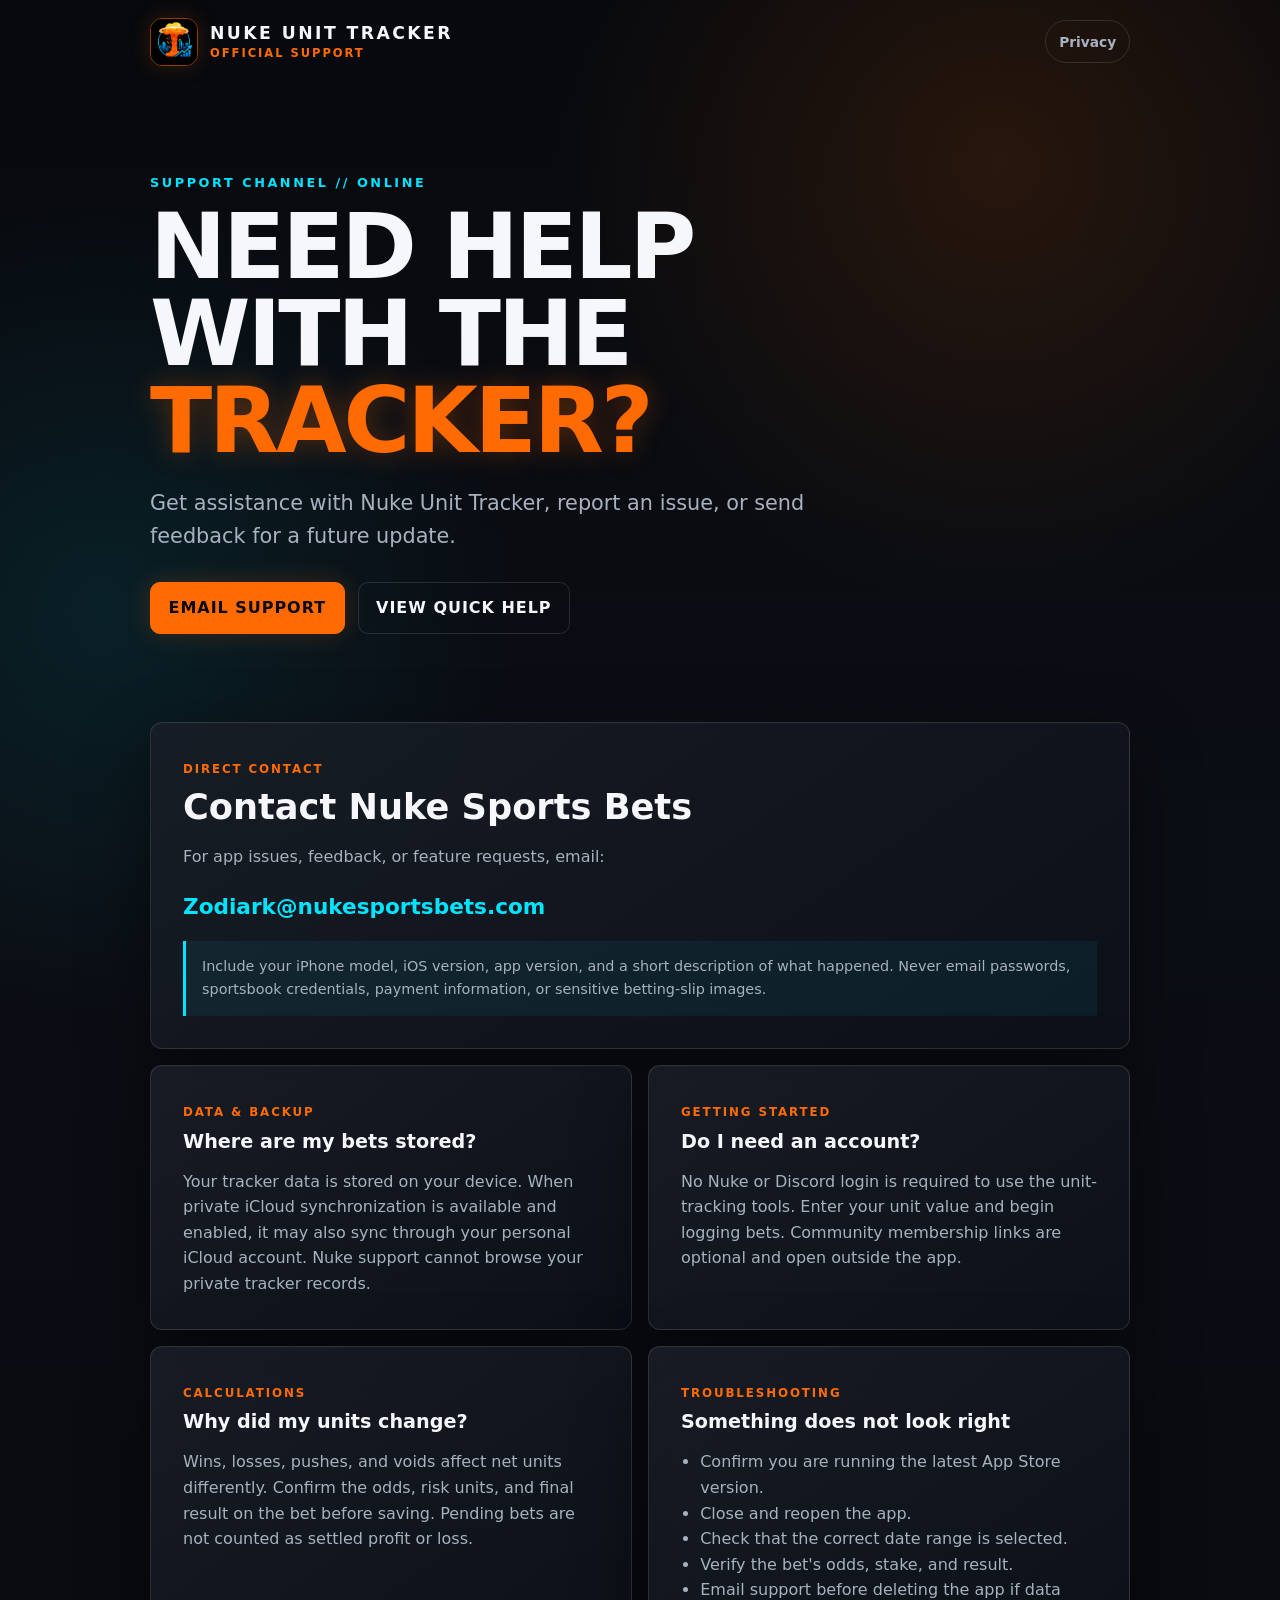
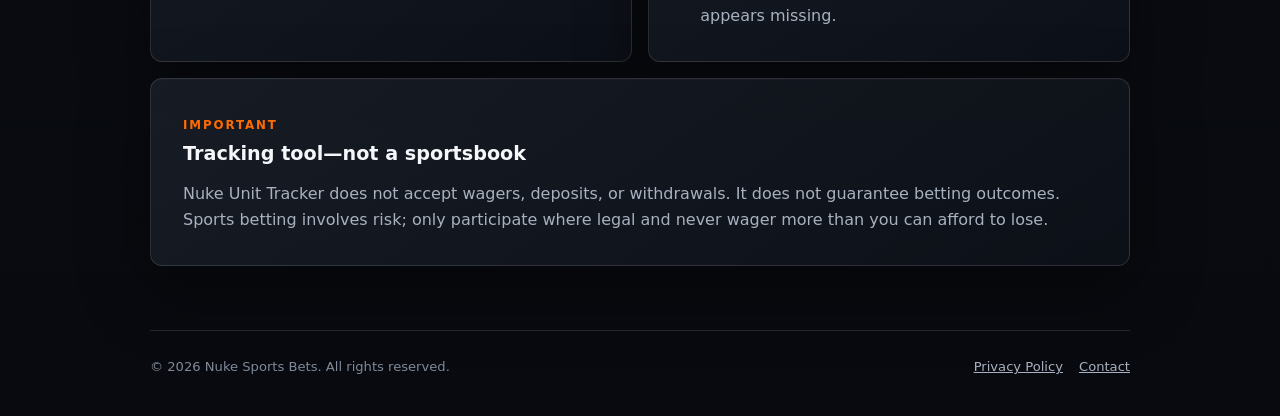
<file: index.html>
<!doctype html>
<html lang="en">
<head>
  <meta charset="utf-8">
  <meta name="viewport" content="width=device-width, initial-scale=1">
  <meta name="robots" content="noindex">
  <meta http-equiv="refresh" content="0; url=/Nuke-Unit-Tracker/support/">
  <title>Nuke Unit Tracker Support</title>
  <link rel="canonical" href="https://aguayoanthony1029.github.io/Nuke-Unit-Tracker/support/">
</head>
<body>
  <p><a href="/Nuke-Unit-Tracker/support/">Open Nuke Unit Tracker Support</a></p>
</body>
</html>
</file>
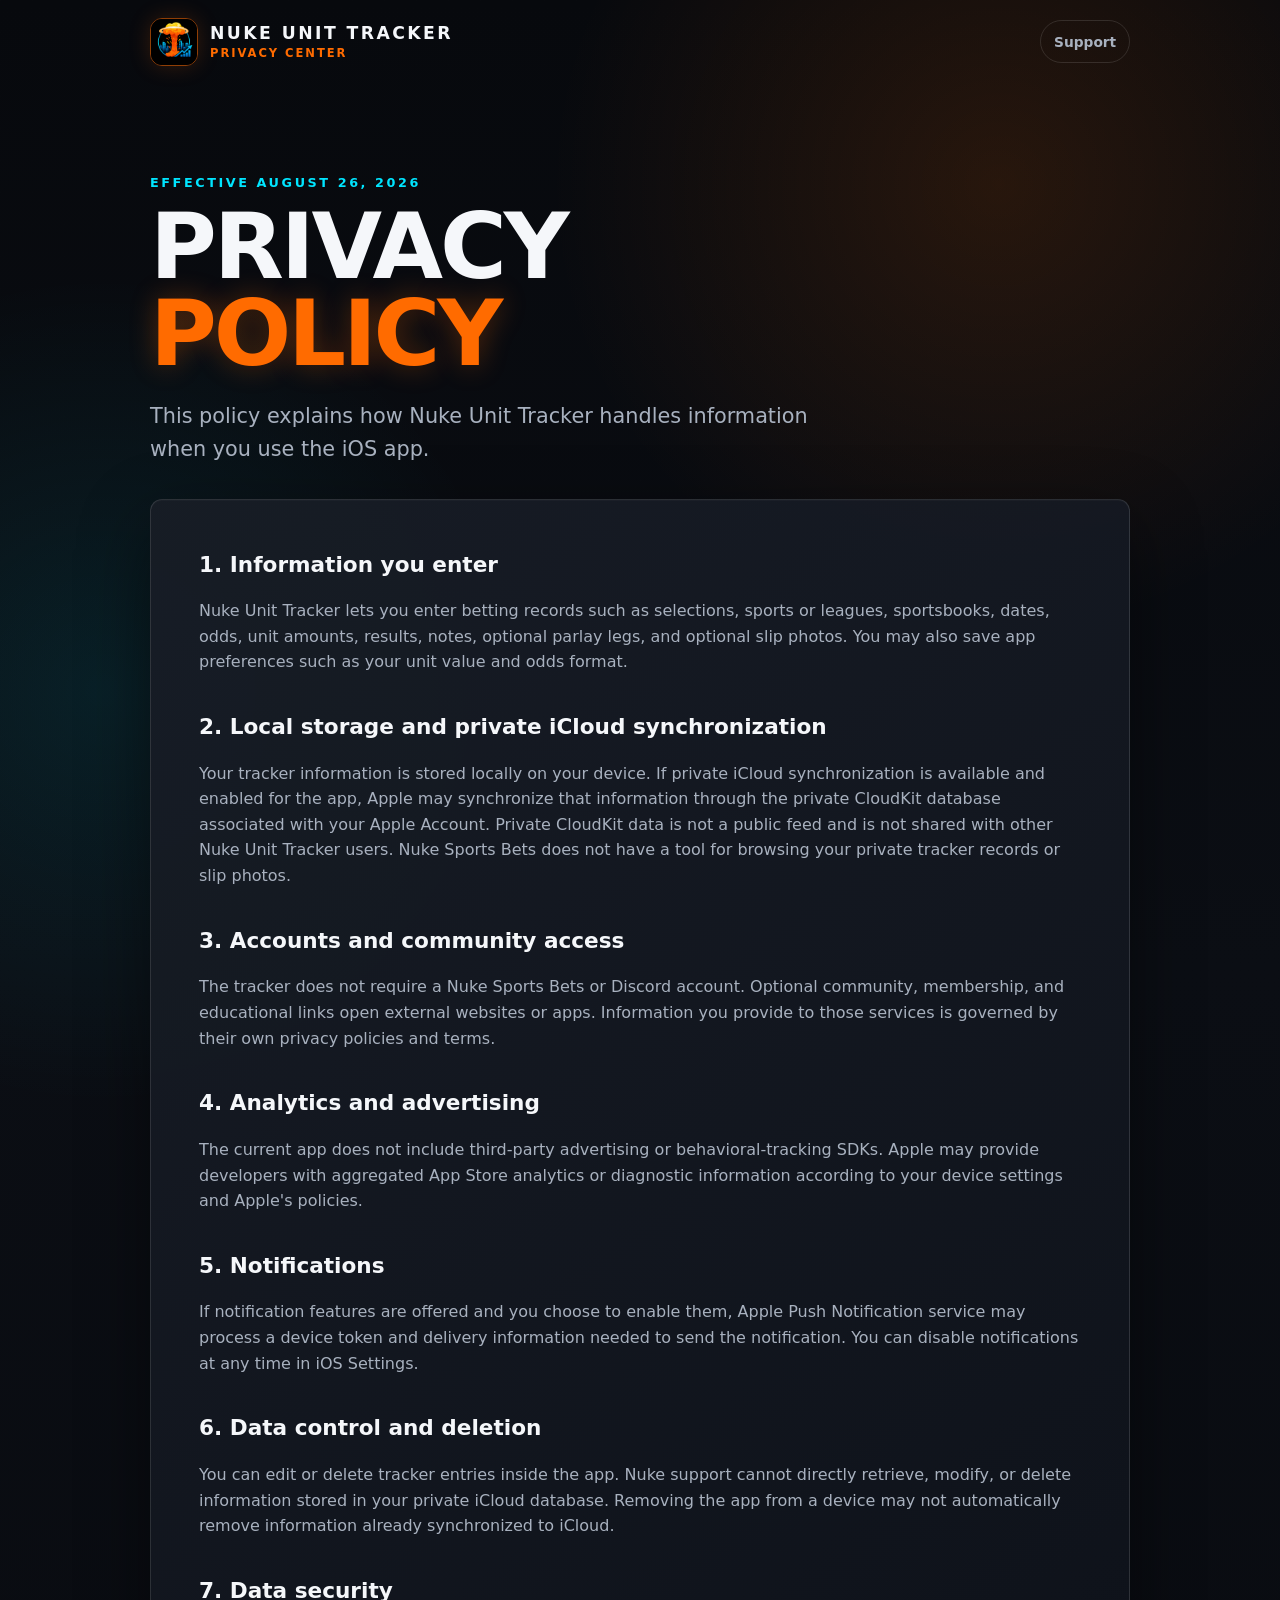
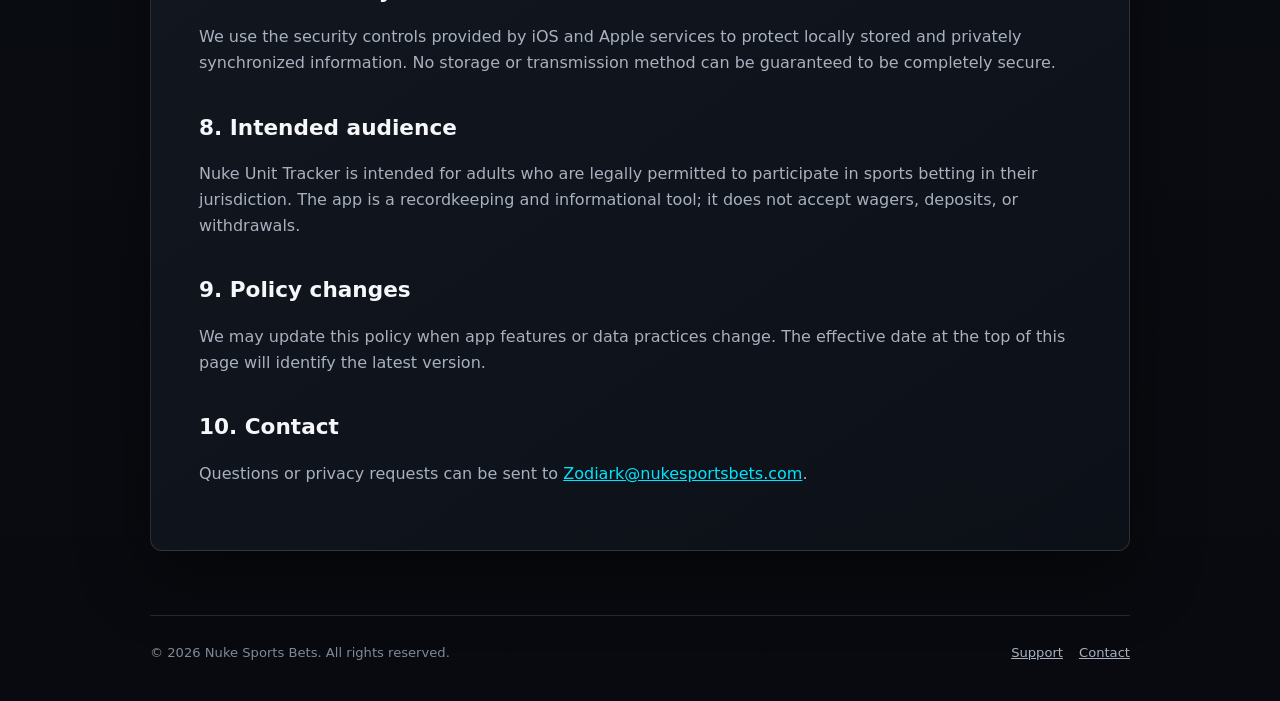
<file: Nuke-Unit-Tracker/privacy/index.html>
<!doctype html>
<html lang="en">
<head>
  <meta charset="utf-8">
  <meta name="viewport" content="width=device-width, initial-scale=1">
  <meta name="theme-color" content="#0b0e14">
  <meta name="description" content="Privacy Policy for the Nuke Unit Tracker iOS app.">
  <meta property="og:title" content="Nuke Unit Tracker Privacy Policy">
  <meta property="og:description" content="How Nuke Unit Tracker handles app data and private iCloud synchronization.">
  <meta property="og:type" content="website">
  <meta property="og:url" content="https://aguayoanthony1029.github.io/Nuke-Unit-Tracker/privacy/">
  <title>Nuke Unit Tracker Privacy Policy</title>
  <link rel="canonical" href="https://aguayoanthony1029.github.io/Nuke-Unit-Tracker/privacy/">
  <link rel="icon" href="../assets/brand-mark.png">
  <link rel="stylesheet" href="../assets/styles.css">
</head>
<body>
  <a class="skip-link" href="#main">Skip to privacy policy</a>
  <header class="site-shell site-header">
    <a class="brand" href="../support/" aria-label="Nuke Unit Tracker Support home">
      <img src="../assets/brand-mark.png" alt="">
      <span class="brand-copy">
        <strong>NUKE UNIT TRACKER</strong>
        <span>PRIVACY CENTER</span>
      </span>
    </a>
    <a class="header-link" href="../support/">Support</a>
  </header>

  <main id="main" class="site-shell">
    <p class="eyebrow">Effective August 26, 2026</p>
    <h1>Privacy <span class="accent">Policy</span></h1>
    <p class="lede">This policy explains how Nuke Unit Tracker handles information when you use the iOS app.</p>

    <article class="legal-content">
      <h2>1. Information you enter</h2>
      <p>Nuke Unit Tracker lets you enter betting records such as selections, sports or leagues, sportsbooks, dates, odds, unit amounts, results, notes, optional parlay legs, and optional slip photos. You may also save app preferences such as your unit value and odds format.</p>

      <h2>2. Local storage and private iCloud synchronization</h2>
      <p>Your tracker information is stored locally on your device. If private iCloud synchronization is available and enabled for the app, Apple may synchronize that information through the private CloudKit database associated with your Apple Account. Private CloudKit data is not a public feed and is not shared with other Nuke Unit Tracker users. Nuke Sports Bets does not have a tool for browsing your private tracker records or slip photos.</p>

      <h2>3. Accounts and community access</h2>
      <p>The tracker does not require a Nuke Sports Bets or Discord account. Optional community, membership, and educational links open external websites or apps. Information you provide to those services is governed by their own privacy policies and terms.</p>

      <h2>4. Analytics and advertising</h2>
      <p>The current app does not include third-party advertising or behavioral-tracking SDKs. Apple may provide developers with aggregated App Store analytics or diagnostic information according to your device settings and Apple's policies.</p>

      <h2>5. Notifications</h2>
      <p>If notification features are offered and you choose to enable them, Apple Push Notification service may process a device token and delivery information needed to send the notification. You can disable notifications at any time in iOS Settings.</p>

      <h2>6. Data control and deletion</h2>
      <p>You can edit or delete tracker entries inside the app. Nuke support cannot directly retrieve, modify, or delete information stored in your private iCloud database. Removing the app from a device may not automatically remove information already synchronized to iCloud.</p>

      <h2>7. Data security</h2>
      <p>We use the security controls provided by iOS and Apple services to protect locally stored and privately synchronized information. No storage or transmission method can be guaranteed to be completely secure.</p>

      <h2>8. Intended audience</h2>
      <p>Nuke Unit Tracker is intended for adults who are legally permitted to participate in sports betting in their jurisdiction. The app is a recordkeeping and informational tool; it does not accept wagers, deposits, or withdrawals.</p>

      <h2>9. Policy changes</h2>
      <p>We may update this policy when app features or data practices change. The effective date at the top of this page will identify the latest version.</p>

      <h2>10. Contact</h2>
      <p>Questions or privacy requests can be sent to <a href="mailto:Zodiark@nukesportsbets.com?subject=Nuke%20Unit%20Tracker%20Privacy">Zodiark@nukesportsbets.com</a>.</p>
    </article>
  </main>

  <footer class="site-shell site-footer">
    <span>&copy; 2026 Nuke Sports Bets. All rights reserved.</span>
    <nav class="footer-links" aria-label="Footer links">
      <a href="../support/">Support</a>
      <a href="mailto:Zodiark@nukesportsbets.com?subject=Nuke%20Unit%20Tracker%20Privacy">Contact</a>
    </nav>
  </footer>
</body>
</html>
</file>
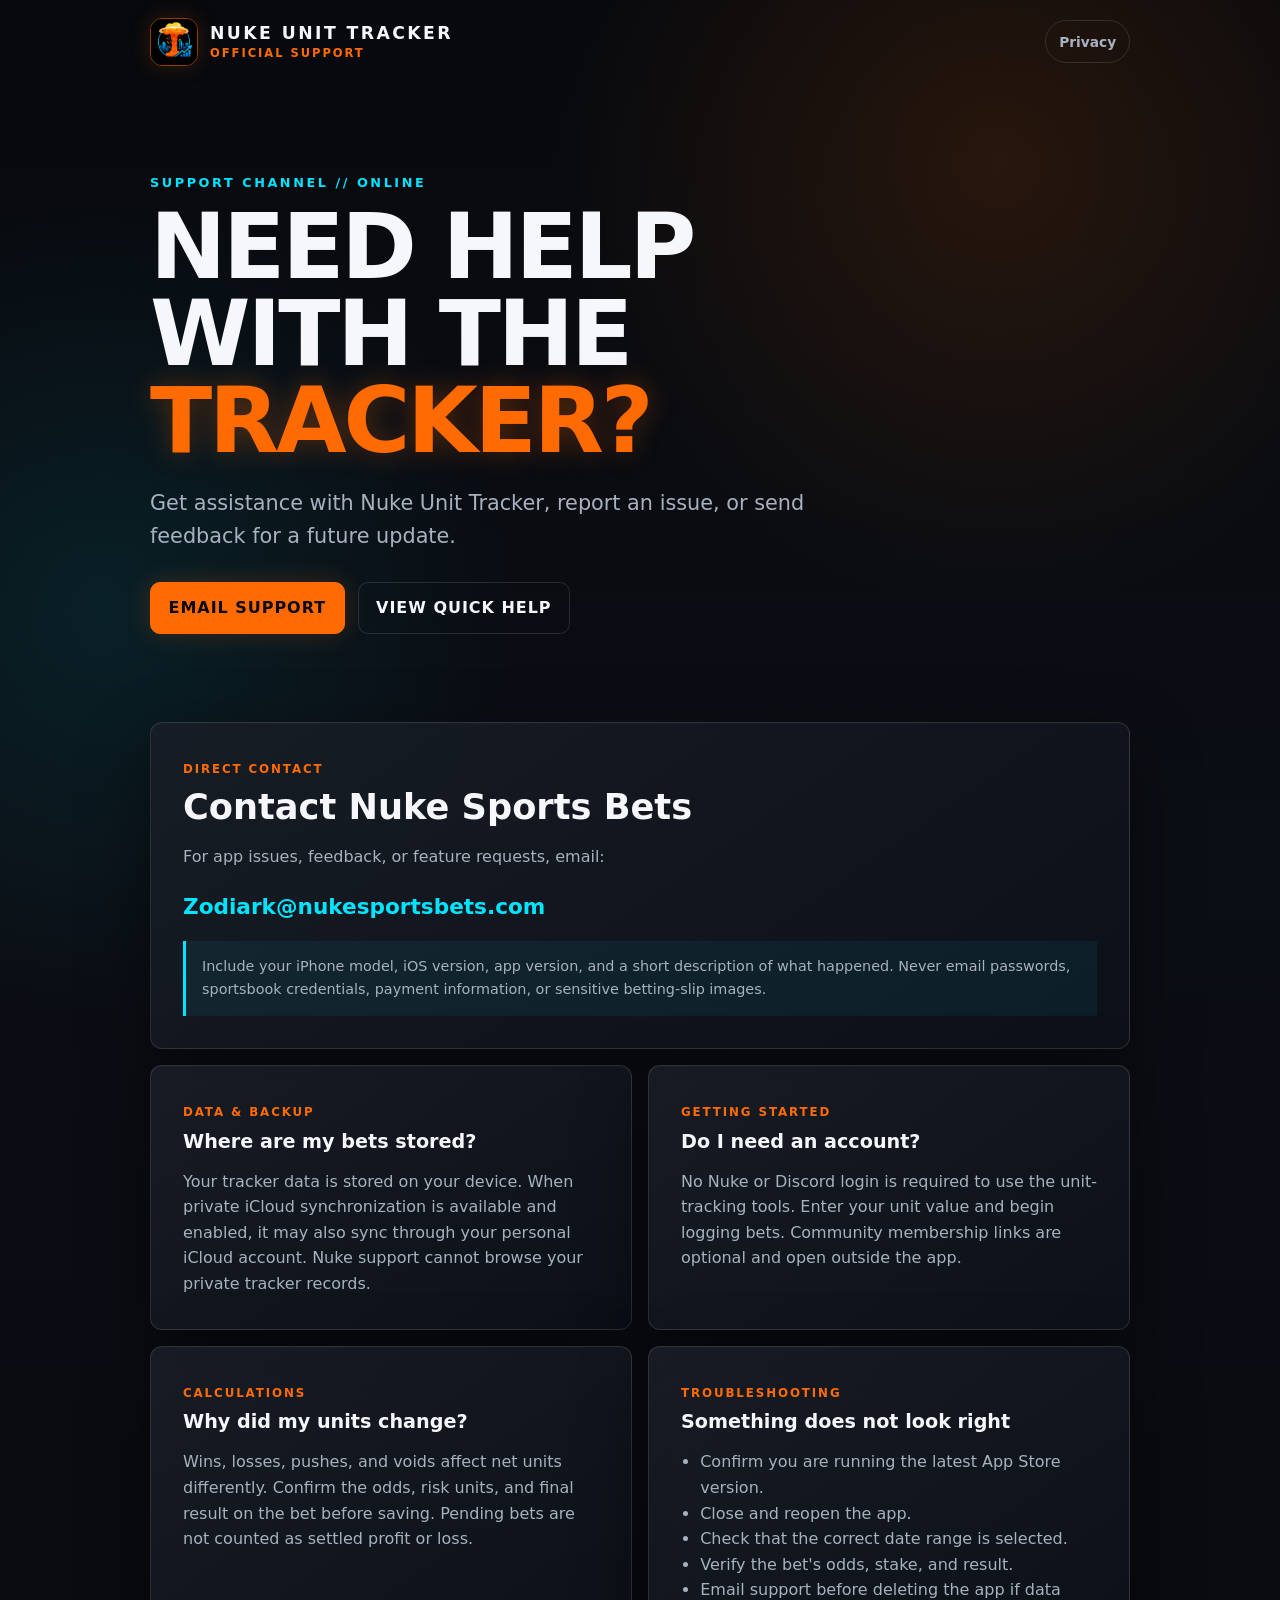
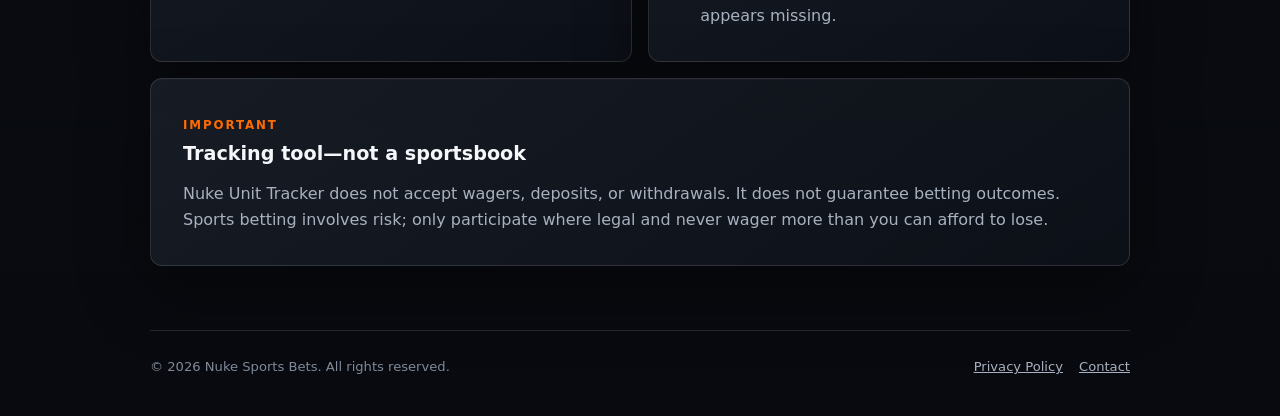
<file: Nuke-Unit-Tracker/support/index.html>
<!doctype html>
<html lang="en">
<head>
  <meta charset="utf-8">
  <meta name="viewport" content="width=device-width, initial-scale=1">
  <meta name="theme-color" content="#0b0e14">
  <meta name="description" content="Official support for the Nuke Unit Tracker iOS app.">
  <meta property="og:title" content="Nuke Unit Tracker Support">
  <meta property="og:description" content="Help, troubleshooting, privacy information, and contact details for Nuke Unit Tracker.">
  <meta property="og:type" content="website">
  <meta property="og:url" content="https://aguayoanthony1029.github.io/Nuke-Unit-Tracker/support/">
  <title>Nuke Unit Tracker Support</title>
  <link rel="canonical" href="https://aguayoanthony1029.github.io/Nuke-Unit-Tracker/support/">
  <link rel="icon" href="../assets/brand-mark.png">
  <link rel="stylesheet" href="../assets/styles.css">
</head>
<body>
  <a class="skip-link" href="#main">Skip to support</a>
  <header class="site-shell site-header">
    <a class="brand" href="./" aria-label="Nuke Unit Tracker Support home">
      <img src="../assets/brand-mark.png" alt="">
      <span class="brand-copy">
        <strong>NUKE UNIT TRACKER</strong>
        <span>OFFICIAL SUPPORT</span>
      </span>
    </a>
    <a class="header-link" href="../privacy/">Privacy</a>
  </header>

  <main id="main" class="site-shell">
    <p class="eyebrow">Support channel // Online</p>
    <h1>Need help with the <span class="accent">tracker?</span></h1>
    <p class="lede">Get assistance with Nuke Unit Tracker, report an issue, or send feedback for a future update.</p>

    <div class="action-row">
      <a class="button" href="mailto:Zodiark@nukesportsbets.com?subject=Nuke%20Unit%20Tracker%20Support">Email support</a>
      <a class="button secondary" href="#quick-help">View quick help</a>
    </div>

    <section id="quick-help" class="grid" aria-label="Support information">
      <article class="card wide">
        <span class="card-label">Direct contact</span>
        <h2>Contact Nuke Sports Bets</h2>
        <p>For app issues, feedback, or feature requests, email:</p>
        <address>
          <a class="contact-address" href="mailto:Zodiark@nukesportsbets.com?subject=Nuke%20Unit%20Tracker%20Support">Zodiark@nukesportsbets.com</a>
        </address>
        <p class="notice">Include your iPhone model, iOS version, app version, and a short description of what happened. Never email passwords, sportsbook credentials, payment information, or sensitive betting-slip images.</p>
      </article>

      <article class="card">
        <span class="card-label">Data &amp; backup</span>
        <h3>Where are my bets stored?</h3>
        <p>Your tracker data is stored on your device. When private iCloud synchronization is available and enabled, it may also sync through your personal iCloud account. Nuke support cannot browse your private tracker records.</p>
      </article>

      <article class="card">
        <span class="card-label">Getting started</span>
        <h3>Do I need an account?</h3>
        <p>No Nuke or Discord login is required to use the unit-tracking tools. Enter your unit value and begin logging bets. Community membership links are optional and open outside the app.</p>
      </article>

      <article class="card">
        <span class="card-label">Calculations</span>
        <h3>Why did my units change?</h3>
        <p>Wins, losses, pushes, and voids affect net units differently. Confirm the odds, risk units, and final result on the bet before saving. Pending bets are not counted as settled profit or loss.</p>
      </article>

      <article class="card">
        <span class="card-label">Troubleshooting</span>
        <h3>Something does not look right</h3>
        <ul>
          <li>Confirm you are running the latest App Store version.</li>
          <li>Close and reopen the app.</li>
          <li>Check that the correct date range is selected.</li>
          <li>Verify the bet's odds, stake, and result.</li>
          <li>Email support before deleting the app if data appears missing.</li>
        </ul>
      </article>

      <article class="card wide">
        <span class="card-label">Important</span>
        <h3>Tracking tool—not a sportsbook</h3>
        <p>Nuke Unit Tracker does not accept wagers, deposits, or withdrawals. It does not guarantee betting outcomes. Sports betting involves risk; only participate where legal and never wager more than you can afford to lose.</p>
      </article>
    </section>
  </main>

  <footer class="site-shell site-footer">
    <span>&copy; 2026 Nuke Sports Bets. All rights reserved.</span>
    <nav class="footer-links" aria-label="Footer links">
      <a href="../privacy/">Privacy Policy</a>
      <a href="mailto:Zodiark@nukesportsbets.com?subject=Nuke%20Unit%20Tracker%20Support">Contact</a>
    </nav>
  </footer>
</body>
</html>
</file>
<file: Nuke-Unit-Tracker/assets/styles.css>
:root {
  color-scheme: dark;
  --bg: #0b0e14;
  --surface: #181d26;
  --surface-soft: #111720;
  --orange: #ff6b00;
  --cyan: #00e5ff;
  --green: #22c55e;
  --red: #ef4444;
  --text: #f5f7fa;
  --muted: #a8b1bf;
  --border: rgba(255, 255, 255, 0.12);
  --shadow: 0 24px 70px rgba(0, 0, 0, 0.45);
}

* {
  box-sizing: border-box;
}

html {
  scroll-behavior: smooth;
}

body {
  min-width: 320px;
  margin: 0;
  background:
    radial-gradient(circle at 78% 8%, rgba(255, 107, 0, 0.13), transparent 28rem),
    radial-gradient(circle at 8% 30%, rgba(0, 229, 255, 0.09), transparent 26rem),
    linear-gradient(180deg, #07090d 0%, var(--bg) 42%, #080a0f 100%);
  color: var(--text);
  font-family: "Avenir Next Condensed", "Arial Narrow", system-ui, -apple-system, BlinkMacSystemFont, "Segoe UI", sans-serif;
  line-height: 1.6;
}

body::before {
  position: fixed;
  inset: 0;
  z-index: -1;
  content: "";
  opacity: 0.22;
  background-image:
    linear-gradient(rgba(255,255,255,0.018) 1px, transparent 1px),
    linear-gradient(90deg, rgba(255,255,255,0.018) 1px, transparent 1px);
  background-size: 32px 32px;
  pointer-events: none;
}

a {
  color: var(--cyan);
}

a:focus-visible,
button:focus-visible {
  outline: 3px solid var(--cyan);
  outline-offset: 4px;
}

.skip-link {
  position: fixed;
  top: 1rem;
  left: 1rem;
  z-index: 10;
  padding: 0.7rem 1rem;
  border-radius: 0.5rem;
  background: var(--text);
  color: #000;
  transform: translateY(-180%);
}

.skip-link:focus {
  transform: translateY(0);
}

.site-shell {
  width: min(100% - 2rem, 980px);
  margin-inline: auto;
}

.site-header {
  display: flex;
  align-items: center;
  justify-content: space-between;
  gap: 1rem;
  padding-block: 1.1rem;
}

.brand {
  display: inline-flex;
  align-items: center;
  gap: 0.75rem;
  color: var(--text);
  text-decoration: none;
}

.brand img {
  width: 48px;
  height: 48px;
  border: 1px solid rgba(255, 107, 0, 0.55);
  border-radius: 12px;
  object-fit: cover;
  box-shadow: 0 0 22px rgba(255, 107, 0, 0.18);
}

.brand-copy {
  display: grid;
  line-height: 1.05;
}

.brand-copy strong {
  font-size: 1.08rem;
  letter-spacing: 0.14em;
}

.brand-copy span {
  margin-top: 0.28rem;
  color: var(--orange);
  font-size: 0.72rem;
  font-weight: 800;
  letter-spacing: 0.17em;
}

.header-link {
  padding: 0.6rem 0.8rem;
  border: 1px solid var(--border);
  border-radius: 999px;
  color: var(--muted);
  font-size: 0.86rem;
  font-weight: 700;
  text-decoration: none;
}

.header-link:hover {
  border-color: rgba(0, 229, 255, 0.45);
  color: var(--cyan);
}

main {
  padding-block: clamp(2.8rem, 7vw, 6.5rem) 4rem;
}

.eyebrow {
  margin: 0 0 0.7rem;
  color: var(--cyan);
  font-size: 0.8rem;
  font-weight: 800;
  letter-spacing: 0.2em;
  text-transform: uppercase;
}

h1,
h2,
h3,
p {
  overflow-wrap: anywhere;
}

h1 {
  max-width: 780px;
  margin: 0;
  font-size: clamp(2.4rem, 8vw, 5.7rem);
  line-height: 0.95;
  letter-spacing: -0.035em;
  text-transform: uppercase;
}

.accent {
  color: var(--orange);
  text-shadow: 0 0 28px rgba(255, 107, 0, 0.32);
}

.lede {
  max-width: 670px;
  margin: 1.4rem 0 0;
  color: var(--muted);
  font-size: clamp(1.05rem, 2.5vw, 1.3rem);
}

.action-row {
  display: flex;
  flex-wrap: wrap;
  gap: 0.8rem;
  margin-top: 1.8rem;
}

.button {
  display: inline-flex;
  min-height: 48px;
  align-items: center;
  justify-content: center;
  padding: 0.75rem 1.1rem;
  border: 1px solid var(--orange);
  border-radius: 10px;
  background: var(--orange);
  color: #080a0e;
  font-weight: 900;
  letter-spacing: 0.06em;
  text-decoration: none;
  text-transform: uppercase;
  box-shadow: 0 0 26px rgba(255, 107, 0, 0.2);
}

.button:hover {
  filter: brightness(1.1);
}

.button.secondary {
  border-color: var(--border);
  background: transparent;
  color: var(--text);
  box-shadow: none;
}

.grid {
  display: grid;
  grid-template-columns: repeat(2, minmax(0, 1fr));
  gap: 1rem;
  margin-top: clamp(2.5rem, 7vw, 5.5rem);
}

.card,
.legal-content {
  border: 1px solid var(--border);
  border-radius: 12px;
  background: linear-gradient(145deg, rgba(24, 29, 38, 0.94), rgba(13, 17, 24, 0.94));
  box-shadow: var(--shadow), inset 0 1px rgba(255, 255, 255, 0.025);
}

.card {
  padding: clamp(1.25rem, 4vw, 2rem);
}

.card.wide {
  grid-column: 1 / -1;
}

.card-label {
  color: var(--orange);
  font-size: 0.74rem;
  font-weight: 900;
  letter-spacing: 0.16em;
  text-transform: uppercase;
}

.card h2,
.card h3 {
  margin: 0.45rem 0 0.55rem;
  line-height: 1.15;
}

.card h2 {
  font-size: clamp(1.5rem, 4vw, 2.2rem);
}

.card h3 {
  font-size: 1.2rem;
}

.card p,
.card li {
  color: var(--muted);
}

.card p:last-child,
.card ul:last-child {
  margin-bottom: 0;
}

.card ul {
  padding-left: 1.2rem;
}

.contact-address {
  display: inline-block;
  margin-top: 0.3rem;
  color: var(--cyan);
  font-size: clamp(1.05rem, 3vw, 1.35rem);
  font-style: normal;
  font-weight: 800;
  text-decoration: none;
}

.contact-address:hover {
  text-decoration: underline;
}

.notice {
  margin-top: 1rem;
  padding: 0.9rem 1rem;
  border-left: 3px solid var(--cyan);
  background: rgba(0, 229, 255, 0.06);
  color: var(--muted);
  font-size: 0.9rem;
}

.legal-content {
  margin-top: 2rem;
  padding: clamp(1.3rem, 5vw, 3rem);
}

.legal-content h2 {
  margin-top: 2.2rem;
  margin-bottom: 0.6rem;
  color: var(--text);
  font-size: 1.35rem;
}

.legal-content h2:first-child {
  margin-top: 0;
}

.legal-content p,
.legal-content li {
  color: var(--muted);
}

.legal-content strong {
  color: var(--text);
}

.site-footer {
  display: flex;
  flex-wrap: wrap;
  justify-content: space-between;
  gap: 1rem;
  padding-block: 1.6rem 2.4rem;
  border-top: 1px solid var(--border);
  color: #7f8998;
  font-size: 0.82rem;
}

.footer-links {
  display: flex;
  flex-wrap: wrap;
  gap: 1rem;
}

.footer-links a {
  color: var(--muted);
}

@media (max-width: 680px) {
  .site-shell {
    width: min(100% - 1.25rem, 980px);
  }

  .brand-copy strong {
    font-size: 0.92rem;
  }

  .brand-copy span {
    font-size: 0.63rem;
  }

  .header-link {
    font-size: 0.78rem;
  }

  .grid {
    grid-template-columns: 1fr;
  }

  .card.wide {
    grid-column: auto;
  }

  .action-row .button {
    width: 100%;
  }
}

@media (prefers-reduced-motion: reduce) {
  html {
    scroll-behavior: auto;
  }
}
</file>
